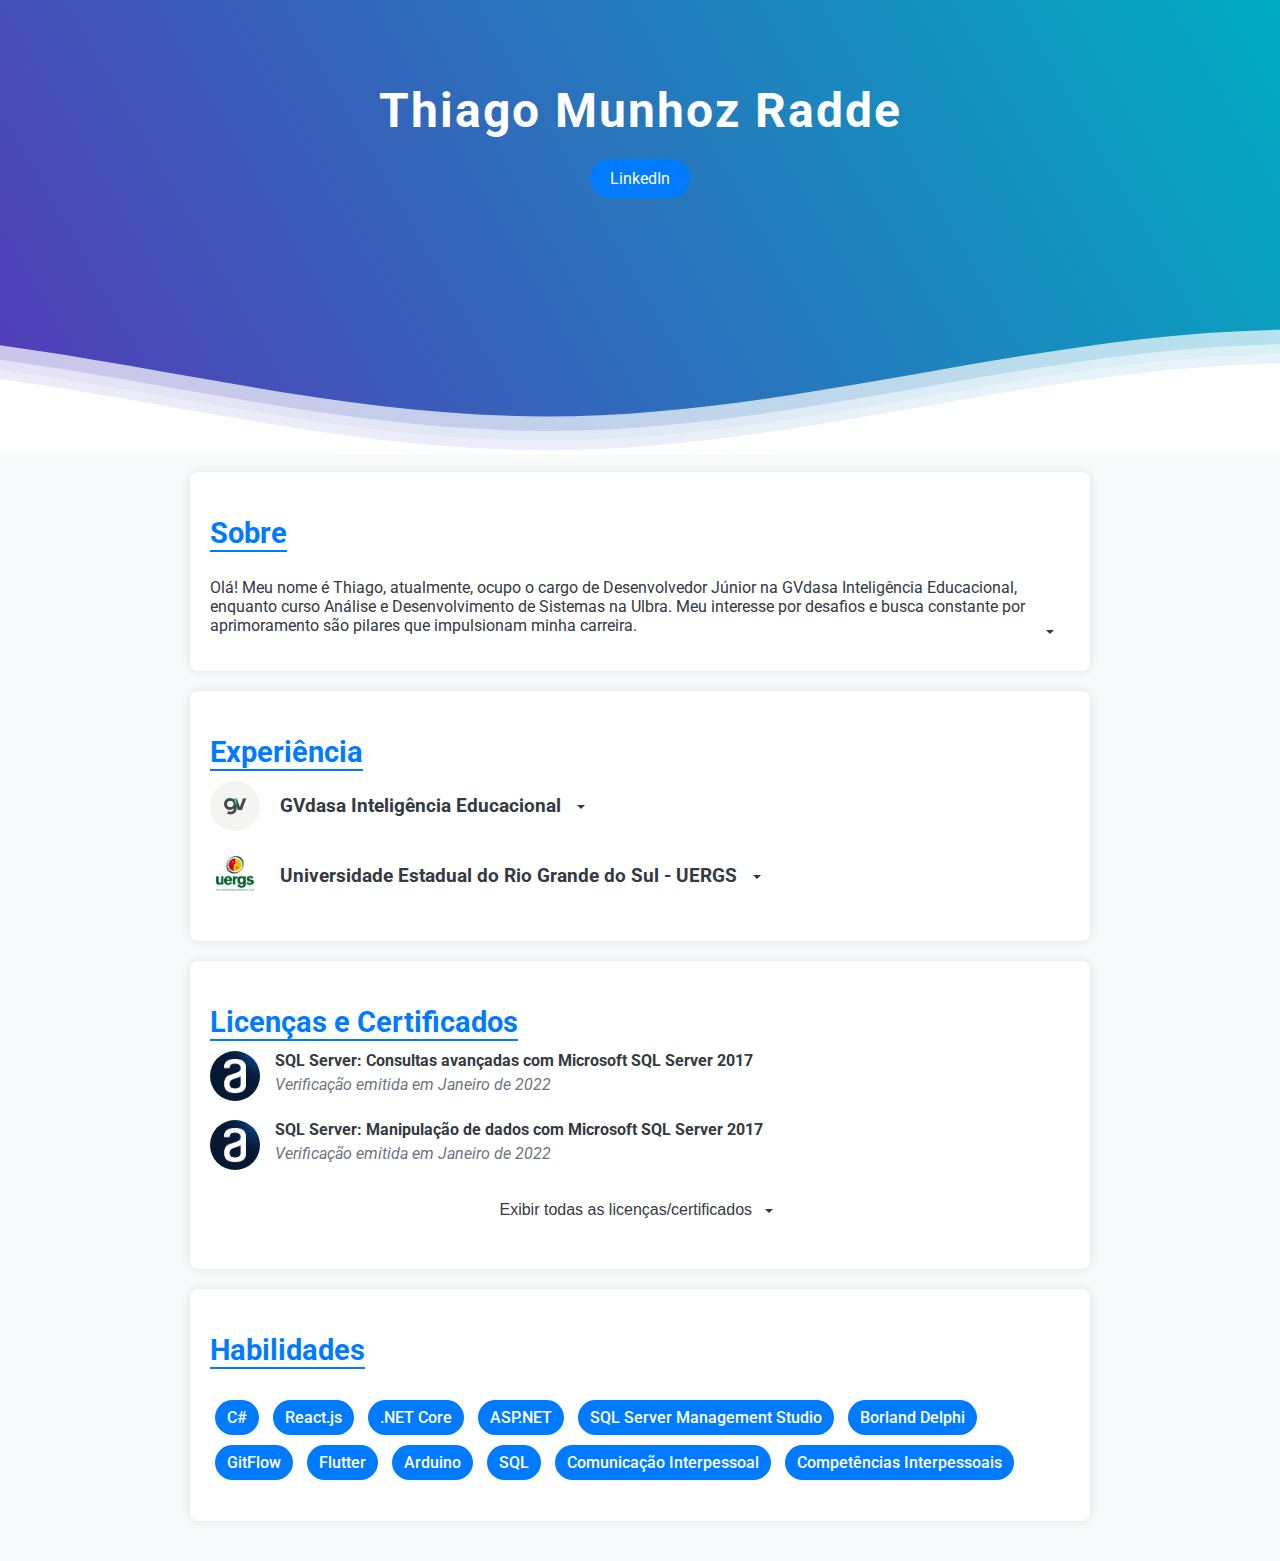
<file: index.html>
<!DOCTYPE html>
<html lang="pt-BR">
<head>
    <meta charset="UTF-8">
    <meta name="viewport" content="width=device-width, initial-scale=1.0">
    <title>Thiago Munhoz Radde</title>
    <link href="https://fonts.googleapis.com/css2?family=Roboto:wght@300;400;700&display=swap" rel="stylesheet">
    <style>      
	body {
            font-family: 'Roboto', sans-serif;
            margin: 0;
            padding: 0;
            background-color: #f8f9fa;
            color: #343a40;
        }
        .container {
            max-width: 900px;
            margin: 0 auto;
            padding: 20px;
        }
        
	/* Cabeçalho */
	.header {
            position: relative; /* Define a posição relativa */
            text-align: center; /* Centraliza o texto */
            background: linear-gradient(60deg, rgba(84,58,183,1) 0%, rgba(0,172,193,1) 100%); /* Define o fundo gradiente */
            color: white; /* Define a cor do texto */
	    padding-top: 50px; 
        }
        .header h1 {
            font-family: 'Roboto', sans-serif; 
            font-weight: 700; /* Define o peso da fonte */
            letter-spacing: 2px; /* Define o espaçamento entre letras */
            font-size: 48px; /* Define o tamanho da fonte */
	    margin-bottom: 5px; /* Reduz a margem inferior do título */
        }
        .header a {
            background-color: #007BFF;
            color: #fff;
            padding: 10px 20px;
            border-radius: 20px;
            text-decoration: none;
            transition: background-color 0.3s ease;
            display: inline-block;
            margin-top: 10px;
        }
        .header a:hover {
            background-color: #0056b3;
        }
	.inner-header {
            height: 30vh; /* Define a altura em 30% da altura da tela */
            width: 100%; /* Define a largura em 100% */
            margin: 0; /* Remove a margem */
            padding: 0; /* Remove o padding */
		display: flex;
		flex-direction: column;
		align-items: center;
        }
	.linkedin-button {
		margin-top: 5px; /* Espaçamento acima do botão do LinkedIn */
	}
        
	/* Logo */
	.logo-and-title {
	     display: flex;
	     align-items: center; /* Alinha itens verticalmente */
	}
	.logo {
            width: 50px; /* Define a largura do logo */
            fill: white; /* Define a cor de preenchimento do logo */
            padding-right: 15px; /* Define o padding à direita do logo */
            display: inline-block; /* Define o display como inline-block */
            vertical-align: middle; /* Alinha verticalmente no meio */
	    margin-right: 10px;
        }
	.flex {
            /* Flexbox para containers */
            display: flex; /* Define o display como flex */
            justify-content: center; /* Centraliza horizontalmente */
            align-items: center; /* Centraliza verticalmente */
            text-align: center; /* Centraliza o texto */
        }
	.waves {
            position: relative; /* Define a posição relativa */
            width: 100%; /* Define a largura em 100% */
            height: 15vh; /* Define a altura em 15% da altura da tela */
            margin-bottom: -7px; /* Corrige o gap no Safari */
            min-height: 100px; /* Define a altura mínima */
            max-height: 150px; /* Define a altura máxima */
        }
        .waves::before {
            content: "";
            position: absolute;
            width: 100%;
            height: 100%;
            background: url('https://www.svgrepo.com/show/474165/blue-wave-pattern.svg') repeat-x;
            animation: wave-animation 4s linear infinite;
        }
        
	/* Animação das ondas */
	@keyframes wave-animation {
            0% { background-position: 0 0; }
            100% { background-position: 1000px 0; }
        }

        .parallax > use {
            animation: move-forever 25s cubic-bezier(.55,.5,.45,.5) infinite; /* Define a animação para mover infinitamente */
        }

        .parallax > use:nth-child(1) {
            animation-delay: -2s; /* Define o atraso da animação */
            animation-duration: 7s; /* Define a duração da animação */
        }

        .parallax > use:nth-child(2) {
            animation-delay: -3s; /* Define o atraso da animação */
            animation-duration: 10s; /* Define a duração da animação */
        }

        .parallax > use:nth-child(3) {
            animation-delay: -4s; /* Define o atraso da animação */
            animation-duration: 13s; /* Define a duração da animação */
        }

        .parallax > use:nth-child(4) {
            animation-delay: -5s; /* Define o atraso da animação */
            animation-duration: 20s; /* Define a duração da animação */
        }

        @keyframes move-forever {
            0% {
                transform: translate3d(-90px, 0, 0); /* Define o ponto inicial da animação */
            }
            100% { 
                transform: translate3d(85px, 0, 0); /* Define o ponto final da animação */
            }
        }

        /* Ajustes para dispositivos móveis */
        @media (max-width: 768px) {
            .waves {
                height: 50px; /* Define a altura das ondas */
                min-height: 50px; /* Define a altura mínima */
            }
	   .header h1 {
                font-size: 30px; /* Define o tamanho da fonte */
            }
        }
		
        .section {
            background-color: #fff;
            margin-bottom: 20px;
            padding: 20px;
            border-radius: 8px;
            box-shadow: 0 0 10px rgba(0, 0, 0, 0.1);
            position: relative;
        }
        h2 {
            color: #007BFF;
            font-size: 1.8em;
            margin-bottom: 10px;
            border-bottom: 2px solid #007BFF;
            display: inline-block;
        }
        .collapsible {
            cursor: pointer;
            border: none;
            background: none;
            color: #343a40;
            font-size: 1em;
            position: absolute;
            bottom: 20px;
            right: 20px;
            border-radius: 50%;
            width: 40px;
            height: 40px;
            display: flex;
            align-items: center;
            justify-content: center;
            transition: background-color 0.3s ease;
        }
        .collapsible:hover {
            background-color: #6c757d;
        }
        .collapsible.active .icon {
            transform: rotate(180deg);
        }
        .collapsibleBotaoEXP {
            cursor: pointer;
            border: none;
            background: none;
            color: #343a40;
            font-size: 1em;
            border-radius: 50%;
            width: 40px;
            height: 40px;
            display: flex;
            align-items: center;
            justify-content: center;
            transition: background-color 0.3s ease;
            bottom: 20px;
            right: 20px;
            z-index: 1;
        }
        .collapsibleBotaoEXP:hover {
            background-color: #6c757d;
        }
        .collapsibleBotaoEXP.active .icon {
            transform: rotate(180deg);
        }
        .collapsible-title {
            cursor: pointer;
            color: #343a40;
            transition: color 0.3s ease;
        }
        .collapsible-title:hover {
            color: #6c757d;
        }
        .content {
            display: none;
            overflow: hidden;
            transition: max-height 0.2s ease-out;
        }
        .content.show {
            display: block;
        }
        .experience, .skills {
            margin-top: 20px;
        }
        .experience-item, .skills-item {
            margin-bottom: 15px;
            border-left: 2px solid #007BFF;
            padding-left: 10px;
            transition: transform 0.3s ease, opacity 0.3s ease;
        }
        .experience-item.show, .skills-item.show {
            transform: translateX(0);
            opacity: 1;
        }
        .experience-item.hidden, .skills-item.hidden {
            transform: translateX(-50px);
            opacity: 0;
        }
        .job-title {
            font-weight: bold;
            font-size: 1.2em;
        }
        .company, .date {
            color: #6c757d;
        }
        
	/* Habilidades */
	.skills ul {
            list-style-type: none;
            padding: 0;
        }
        .skills ul li {
            background-color: #007BFF;
            color: #fff;
            display: inline-block;
            padding: 8px 12px;
            margin: 5px;
            border-radius: 20px;
            font-weight: 500;
        }
        .footer {
            text-align: center;
            margin-top: 20px;
        }
        .footer a {
            background-color: #007BFF;
            color: #fff;
            padding: 10px 20px;
            border-radius: 20px;
            text-decoration: none;
            transition: background-color 0.3s ease;
        }
        .footer a:hover {
            background-color: #0056b3;
        }
        .icon {
            transition: transform 0.2s ease;
        }
        .section-shadow {
            box-shadow: 0 -20px 20px -20px rgba(0, 0, 0, 0.2);
        }
        .company-container {
            margin-bottom: 20px;
            position: relative;
        }
        .company-logo {
            width: 50px;
            height: 50px;
            border-radius: 50%;
            overflow: hidden;
            display: inline-block;
            vertical-align: middle;
            margin-right: 10px;
        }
        .company-logo img {
            width: 100%;
            height: 100%;
            object-fit: cover;
        }
        .company-title {
            display: inline-block;
            vertical-align: middle;
            font-weight: bold;
            font-size: 1.2em;
            display: flex;
            align-items: center;
        }
        .collapsible-title {
            cursor: pointer;
            color: #343a40;
            transition: color 0.3s ease;
            margin-left: 10px;
        }
        .collapsible-title:hover,
        .collapsible:hover {
            color: #6c757d;
        }
        
	/* Licenças e Certificados */
	.licenses-container {
            margin-bottom: 20px;
        }
        .license-item {
            display: flex;
            align-items: flex-start;
            margin-bottom: 10px;
        }
        .license-logo img {
            width: 50px;
            height: 50px;
            border-radius: 50%;
            margin-right: 15px;
        }
        .license-details {
            display: flex;
            flex-direction: column;
        }
        .collapsible-license-title {
            color: #343a40;
            text-decoration: none;
            font-weight: bold;
            transition: color 0.3s ease;
        }
        .collapsible-license-title:hover {
            color: #6c757d;
        }
        .license-date {
            margin-top: 5px;
            font-style: italic;
            color: #6c757d;
        }
        .expand-licenses-btn {
            cursor: pointer;
            border: none;
            background: none;
            color: #343a40;
            font-size: 1em;
            border-radius: 20px;
            width: auto;
            height: 40px;
            display: flex;
            align-items: center;
            justify-content: center;
            transition: background-color 0.3s ease;
            gap: 10px;
            margin: 0 auto;
            display: block;
            max-width: 300px;
            line-height: 40px;
        }
        .expand-licenses-btn:hover {
            background-color: #6c757d;
            border-radius: 20px;
        }
        .expand-licenses-btn .icon {
            transition: transform 0.3s ease;
            vertical-align: middle;
        }
        .expand-licenses-btn.active .icon {
            transform: rotate(180deg);
        }
        .hidden-license {
            display: none;
        }
		
    </style>
</head>
<body>
    <div class="header">
        <!-- Conteúdo antes das ondas -->
        <div class="inner-header">
            <!-- Apenas o logo.. Não se preocupe com isso -->
            <div class="logo-and-title">
				<!--
				<svg version="1.1" class="logo" baseProfile="tiny" id="Layer_1" xmlns="http://www.w3.org/2000/svg"
					xmlns:xlink="http://www.w3.org/1999/xlink" x="0px" y="0px" viewBox="0 0 500 500" xml:space="preserve">
					<path fill="#FFFFFF" stroke="#000000" stroke-width="10" stroke-miterlimit="10" d="M57,283" />
					<g>
						<path fill="#fff"
							d="M250.4,0.8C112.7,0.8,1,112.4,1,250.2c0,137.7,111.7,249.4,249.4,249.4c137.7,0,249.4-111.7,249.4-249.4
							C499.8,112.4,388.1,0.8,250.4,0.8z M383.8,326.3c-62,0-101.4-14.1-117.6-46.3c-17.1-34.1-2.3-75.4,13.2-104.1
							c-22.4,3-38.4,9.2-47.8,18.3c-11.2,10.9-13.6,26.7-16.3,45c-3.1,20.8-6.6,44.4-25.3,62.4c-19.8,19.1-51.6,26.9-100.2,24.6l1.8-39.7
							c35.9,1.6,59.7-2.9,70.8-13.6c8.9-8.6,11.1-22.9,13.5-39.6c6.3-42,14.8-99.4,141.4-99.4h41L333,166c-12.6,16-45.4,68.2-31.2,96.2
							c9.2,18.3,41.5,25.6,91.2,24.2l1.1,39.8C390.5,326.2,387.1,326.3,383.8,326.3z" />
					</g>
				</svg> -->
				<h1>Thiago Munhoz Radde</h1>
			</div>
			<!-- Botão do LinkedIn -->
			<div class="linkedin-button">
				<a href="https://www.linkedin.com/in/ThiagoMunhozR" target="_blank">LinkedIn</a>
			</div>
			
        </div>
        <!-- Container das ondas -->
        <div>
            <svg class="waves" xmlns="http://www.w3.org/2000/svg" xmlns:xlink="http://www.w3.org/1999/xlink"
                viewBox="0 24 150 28" preserveAspectRatio="none" shape-rendering="auto">
                <defs>
                    <path id="gentle-wave" d="M-160 44c30 0 58-18 88-18s 58 18 88 18 58-18 88-18 58 18 88 18 v44h-352z" />
                </defs>
                <g class="parallax">
                    <use xlink:href="#gentle-wave" x="48" y="0" fill="rgba(255,255,255,0.7)" />
                    <use xlink:href="#gentle-wave" x="48" y="3" fill="rgba(255,255,255,0.5)" />
                    <use xlink:href="#gentle-wave" x="48" y="5" fill="rgba(255,255,255,0.3)" />
                    <use xlink:href="#gentle-wave" x="48" y="7" fill="#fff" />
                </g>
            </svg>
        </div>
        <!-- Fim das ondas -->
    </div>
    <!-- Fim do cabeçalho -->
	<div class="container">
	
	 <div class="section">
            <h2>Sobre</h2>
            <p>Olá! Meu nome é Thiago, atualmente, ocupo o cargo de Desenvolvedor Júnior na GVdasa Inteligência Educacional, enquanto curso Análise e Desenvolvimento de Sistemas na Ulbra. Meu interesse por desafios e busca constante por aprimoramento são pilares que impulsionam minha carreira.</p>
            <button class="collapsible">
                <svg class="icon" width="24" height="24" viewBox="0 0 24 24" fill="none" xmlns="http://www.w3.org/2000/svg">
                    <path d="M12 15L8 11H16L12 15Z" fill="currentColor"/>
                </svg>
            </button>
            <div class="content">
                <p>Minha trajetória na GVDASA começou como estagiário, e graças a empresa que confiou e apostou em mim, conquistei uma progressão para o cargo de Desenvolvedor Trainee onde, aprimorei ainda mais minhas habilidades em SQL Server Management Studio, Borland Delphi e GitFlow, e ao longo do tempo, meu comprometimento com a qualidade do trabalho e minha busca constante por aprimoramento técnico me permitiram evoluir e assumir o cargo de Desenvolvedor Júnior em um espaço de tempo de incríveis 9 meses.</p>
                <p>Essa dedicação foi reconhecida novamente quando fui escolhido para integrar a equipe responsável pelo desenvolvimento de um novo e estratégico produto da empresa, um ERP totalmente reformulado e moderno. Esse desafio marca uma nova fase na minha carreira, na qual mergulhei no universo do desenvolvimento Full Stack, utilizando tecnologias como C#, .NET Core e React. </p>
                <p>Agora, como Desenvolvedor Full Stack, tenho a oportunidade de atuar em todas as camadas da aplicação, desde a lógica de negócio no backend até a criação de interfaces interativas e intuitivas no frontend. Essa fase representa não apenas a evolução das minhas habilidades técnicas, mas também a realização da minha busca incansável por desafios que impulsionem meu crescimento profissional. </p>
                <p>Minha jornada no mundo da programação começou durante minha graduação na Universidade Estadual do Rio Grande do Sul (UERGS), onde tive a oportunidade de participar de um projeto de extensão que envolveu o desenvolvimento de um aplicativo para smartphones com integração GPS utilizando Arduino, visando o rastreamento de embarcações pesqueiras no litoral do estado. Essa experiência foi fundamental para aprimorar minhas habilidades em Flutter, Arduino e SQL. Também tive a oportunidade enriquecedora de exercer a função de Monitor Acadêmico, colaborando com a elaboração de programas de atividades e auxiliando no preparo de material didático e experimental, bem como na orientação de alunos em disciplinas como Álgebra Linear e Geometria Analítica. Essa experiência fortaleceu minhas habilidades de comunicação interpessoal e competências interpessoais.</p>
                <p>Quer saber como transformo linhas de código em soluções incríveis? Vamos conversar e trocar ideias sobre o mundo da programação! Estou sempre disponível para conectar e compartilhar novas experiências. Vamos nessa?</p>
            </div>
        </div>
        <div class="section experience">
			<h2>Experiência</h2>
			
			<div class="company-container">
				<div class="company-title">
					<div class="company-logo"><img src="images/gvdasa_logo.jpg" alt="GVdasa Logo"></div>
					<span class="collapsible-title">GVdasa Inteligência Educacional</span>
					<button class="collapsibleBotaoEXP">
						<svg class="icon" width="24" height="24" viewBox="0 0 24 24" fill="none" xmlns="http://www.w3.org/2000/svg">
							<path d="M12 15L8 11H16L12 15Z" fill="currentColor"/>
						</svg>
					</button>
				</div>
				<div class="content">
					<div class="experience-item hidden">
						<p class="job-title">Full Stack Developer</p>
                        <p class="date">outubro de 2024 - o momento · São Leopoldo, Rio Grande do Sul, Brasil</p>
                        <p class="description">Atuo no desenvolvimento e sustentação do novo produto ERP da empresa, uma aplicação web de gestão educacional desenvolvida com C#, .NET Core e React. Sou responsável por implementar novas funcionalidades, corrigir erros e contribuir para melhorias no sistema, garantindo uma experiência eficiente e intuitiva para os usuários. Além disso, colaboro na integração entre o frontend e o backend, com foco na entrega de soluções robustas e escaláveis. </p>
					</div>
                    <div class="experience-item hidden">
						<p class="job-title">Desenvolvedor Delphi Júnior</p>
                        <p class="date">março de 2023 - outubro de 2024 · 1 ano e 8 meses</p>
                        <p class="description">Atuei na sustentação e em projetos para o ERP da empresa, um sistema de gestão educacional. Era responsável por atender chamados, corrigir bugs no ERP e solucionar inconsistências no banco de dados dos clientes por meio de scripts em T-SQL. Também participei de demandas e projetos, implementando novas funcionalidades e ajustes, garantindo conformidade com as exigências dos clientes e do Ministério da Educação. </p>
					</div>
					<div class="experience-item hidden">
						<p class="job-title">Desenvolvedor Delphi Trainee</p>
						<p class="date">julho de 2022 - março de 2023 · 9 meses</p>
					</div>
					<div class="experience-item hidden">
						<p class="job-title">Estagiário em Programação</p>
						<p class="date">novembro de 2021 - julho de 2022 · 9 meses</p>
					</div>
				</div>
			</div>

			<div class="company-container">
				<div class="company-title">
					<div class="company-logo"><img src="images/uergs-logo.png" alt="UERGS Logo"></div>
					<span class="collapsible-title">Universidade Estadual do Rio Grande do Sul - UERGS</span>
					<button class="collapsibleBotaoEXP">
						<svg class="icon" width="24" height="24" viewBox="0 0 24 24" fill="none" xmlns="http://www.w3.org/2000/svg">
							<path d="M12 15L8 11H16L12 15Z" fill="currentColor"/>
						</svg>
					</button>
				</div>
				<div class="content">
					<div class="experience-item hidden">
						<p class="job-title">Desenvolvimento de app - ITAPEVA</p>
						<p class="date">agosto de 2021 - julho de 2022 · 1 ano</p>
						<p class="description">Projeto de extensão para desenvolvimento e aprimoramento de um aplicativo para smartphones e a elaboração de um módulo GPS com Arduino sobre o rastreamento de embarcações pesqueiras no litoral do estado.</p>
					</div>
					<div class="experience-item hidden">
						<p class="job-title">Monitoria Acadêmica</p>
						<p class="date">abril de 2021 - julho de 2021 · 4 meses</p>
						<p class="description">Elaboração do programa de atividades em conjunto com o professor da disciplina de Álgebra Linear e Geometria Analítica e auxílio na preparação de material didático e experimental, na orientação de alunos e na realização de trabalhos experimentais.</p>
					</div>
				</div>
			</div>

			<!-- Adicione mais empresas conforme necessário -->
		</div>    
        
		<div class="section licenses">
			<h2>Licenças e Certificados</h2>
			<div class="licenses-container">

				<!-- Primeira licença -->
				<div class="license-item">
					<div class="license-logo"><img src="images/alura_logo.jpg" alt="Licença 1"></div>
					<div class="license-details">
						<a href="https://cursos.alura.com.br/certificate/401206ce-d7ce-41c8-bf2d-da1fd59b1b38" target="_blank" class="collapsible-license-title">SQL Server: Consultas avançadas com Microsoft SQL Server 2017</a>
						<p class="license-date">Verificação emitida em Janeiro de 2022</p>
					</div>
				</div>

				<!-- Segunda licença -->
				<div class="license-item">
					<div class="license-logo"><img src="images/alura_logo.jpg" alt="Licença 2"></div>
					<div class="license-details">
						<a href="https://cursos.alura.com.br/certificate/214c752a-0c6a-411a-97f1-c55889372f91" target="_blank" class="collapsible-license-title">SQL Server: Manipulação de dados com Microsoft SQL Server 2017</a>
						<p class="license-date">Verificação emitida em Janeiro de 2022</p>
					</div>
				</div>

				<div class="additional-licenses hidden-license">
					<div class="license-item">
						<div class="license-logo"><img src="images/alura_logo.jpg" alt="Licença 3"></div>
						<div class="license-details">
							<a href="https://cursos.alura.com.br/certificate/9f145c57-8a92-44ba-a3e6-d277b3aa9fb3" target="_blank" class="collapsible-license-title">SQL Server: T-SQL com Microsoft SQL Server 2017</a>
							<p class="license-date">Verificação emitida em Janeiro de 2022</p>
						</div>
					</div>
					
					<div class="license-item">
						<div class="license-logo"><img src="images/alura_logo.jpg" alt="Licença 4"></div>
						<div class="license-details">
							<a href="https://cursos.alura.com.br/certificate/155a230c-1fc2-449f-a2a3-83ef4a942397" target="_blank" class="collapsible-license-title">SQL Server: Introdução ao SQL com Microsoft SQL Server 2017</a>
							<p class="license-date">Verificação emitida em Dezembro de 2021</p>
						</div>
					</div>
				</div>
				<button class="expand-licenses-btn">
					<span>Exibir todas as licenças/certificados</span>
					<svg class="icon" width="24" height="24" viewBox="0 0 24 24" fill="none" xmlns="http://www.w3.org/2000/svg">
						<path d="M12 15L8 11H16L12 15Z" fill="currentColor"/>
					</svg>
				</button>
			</div>
		</div>

		
		<div class="section skills">
            <h2>Habilidades</h2>
            <ul>
                <li>C#</li>
                <li>React.js</li>
                <li>.NET Core</li>
                <li>ASP.NET</li>
                <li>SQL Server Management Studio</li>
                <li>Borland Delphi</li>
                <li>GitFlow</li>
                <li>Flutter</li>
                <li>Arduino</li>
                <li>SQL</li>
                <li>Comunicação Interpessoal</li>
                <li>Competências Interpessoais</li>
            </ul>
        </div>
    </div>
    <script>
        <!-- Expandir experiencias através do título e botão -->
		document.querySelectorAll('.collapsible-title, .collapsibleBotaoEXP').forEach(element => {
			element.addEventListener('click', () => {
				const companyTitle = element.closest('.company-title');
				const button = companyTitle.querySelector('.collapsibleBotaoEXP');
				const content = companyTitle.nextElementSibling;
				
				button.classList.toggle('active');
				content.classList.toggle('show');
			});
		});
		
		<!-- Expandir sobre através do botão -->
		document.querySelectorAll('.collapsible').forEach(button => {
          button.addEventListener('click', () => {
            button.classList.toggle('active');
            const content = button.nextElementSibling;
            content.classList.toggle('show');
           });
        });

       const observer = new IntersectionObserver(entries => {
          entries.forEach(entry => {
             if (entry.isIntersecting) {
                 entry.target.classList.add('show');
                 entry.target.classList.remove('hidden');
              }
            });
         });

         document.querySelectorAll('.experience-item').forEach(item => {
            observer.observe(item);
         });
		 

		document.addEventListener('DOMContentLoaded', () => {
		// Expandir licenças/certificados
			document.querySelector('.expand-licenses-btn').addEventListener('click', function () {
				const additionalLicenses = document.querySelector('.additional-licenses');
				const isHidden = additionalLicenses.classList.contains('hidden-license');

				if (isHidden) {
					additionalLicenses.classList.remove('hidden-license');
					this.classList.add('active');
					this.querySelector('span').textContent = 'Minimizar licenças/certificados';
				} else {
					additionalLicenses.classList.add('hidden-license');
					this.classList.remove('active');
					this.querySelector('span').textContent = 'Exibir todas as licenças/certificados';
				}
			});
		});


    </script>
</body>
</html>
</file>
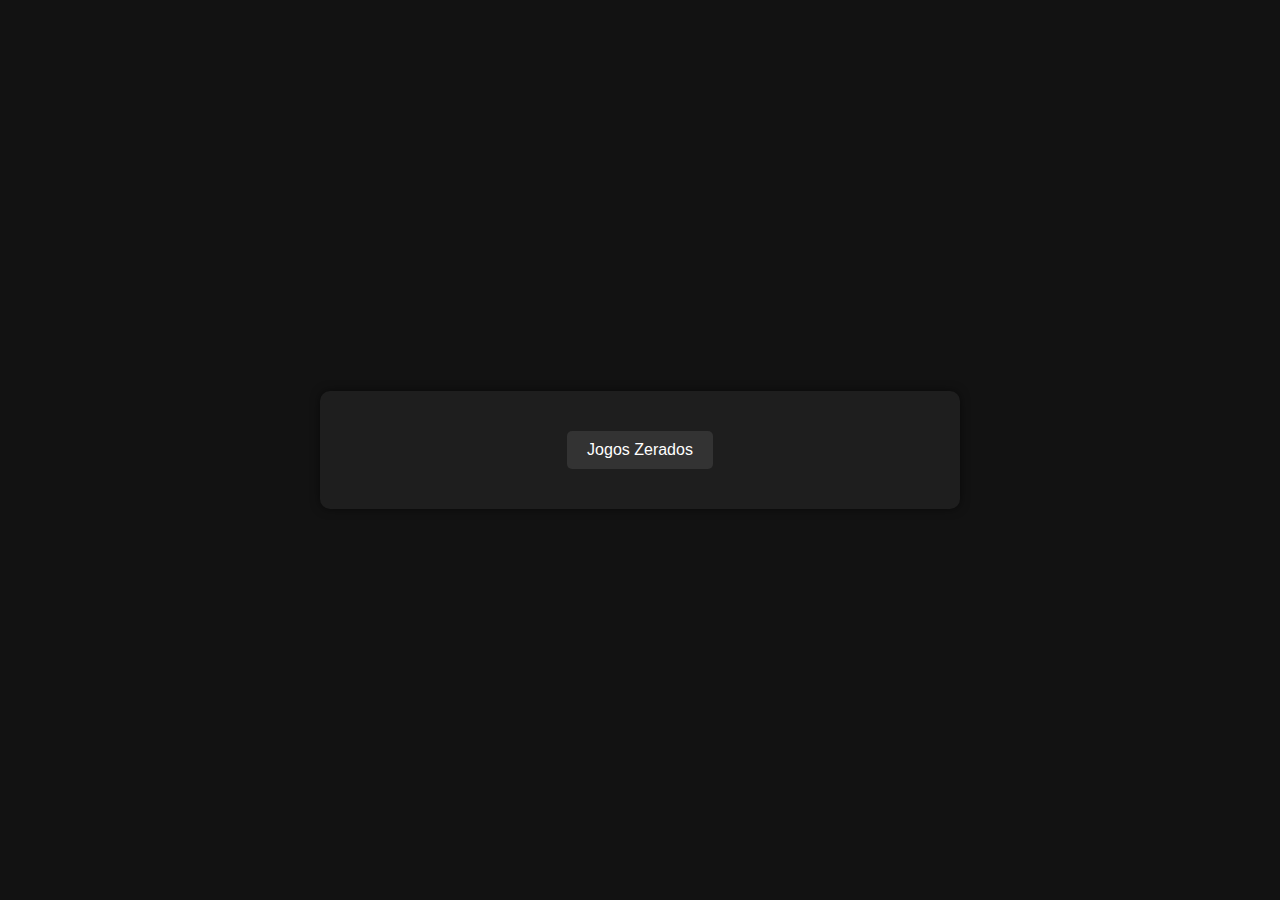
<file: apps/index.html>
<!DOCTYPE html>
<html lang="pt-br">
<head>
    <meta charset="UTF-8">
    <meta name="viewport" content="width=device-width, initial-scale=1.0">
    <title>Página Inicial</title>
    <link rel="stylesheet" href="styles/main.css">
</head>
<body>
    <div class="container">
        <div class="file-input">
            <a href="JogosZerados/index.html" class="file-input-btn">Jogos Zerados</a>
        </div>
    </div>
</body>
</html>
</file>
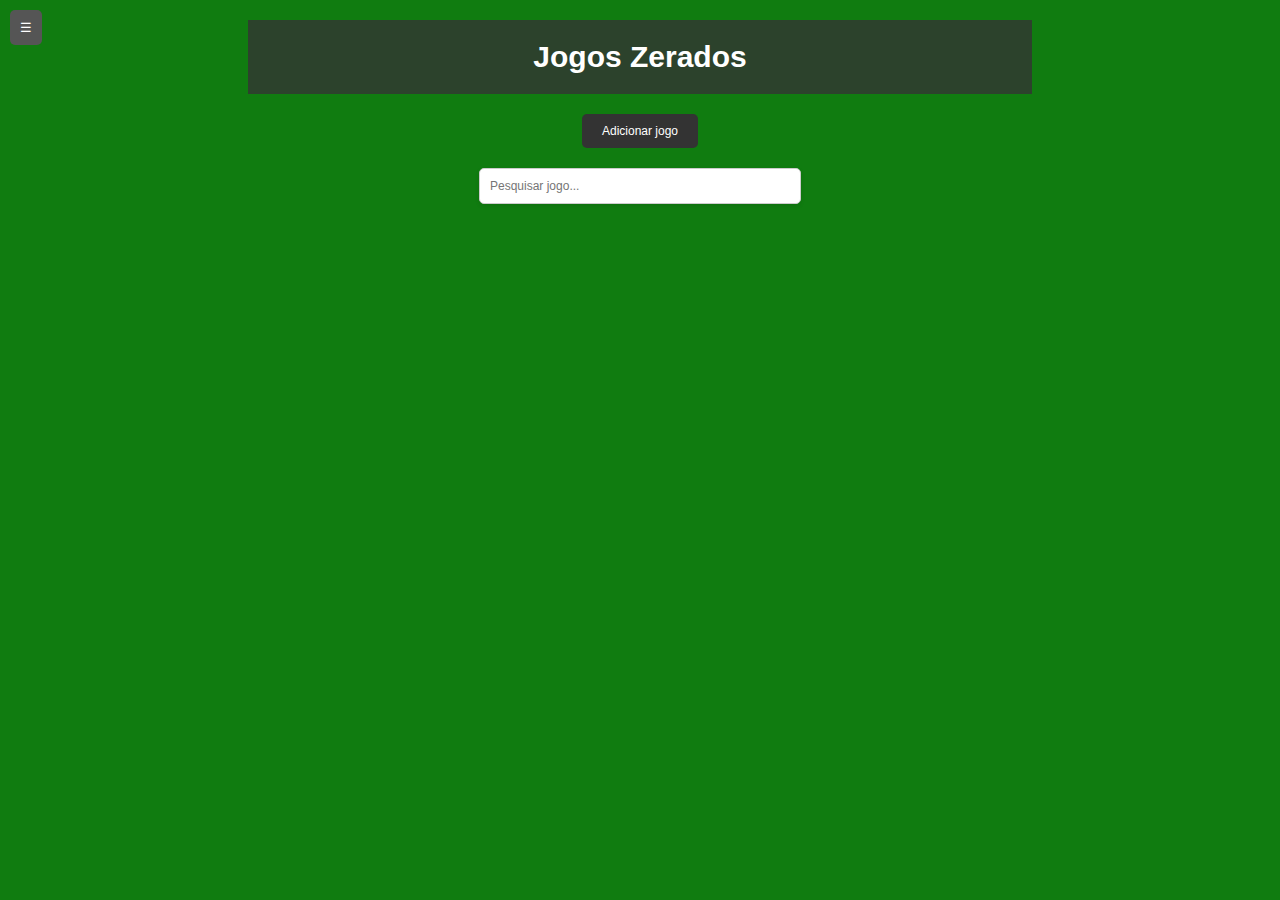
<file: apps/JogosZerados/index.html>
<!DOCTYPE html>
<html lang="pt-BR">
<head>
    <meta charset="UTF-8">
    <meta name="viewport" content="width=device-width, initial-scale=1.0">
    <title>Jogos Zerados</title>
    
	<link rel="stylesheet" href="styles/page.css">
    <link rel="stylesheet" href="styles/games.css">
    <link rel="stylesheet" href="styles/menu.css">
	<link rel="stylesheet" href="styles/popup.css">
	<link rel="stylesheet" type="text/css" href="Ext/ext-all.css">
	
</head>
<body>

    <header>
        <h1>Jogos Zerados</h1>
        <button class="menu-btn" onclick="toggleMenu()">☰</button>
    </header>

    <div class="file-input">
		<button class="file-input-btn" onclick="openPopup()">Adicionar jogo</button>
	</div>

    <div class="search-bar">
        <input type="text" id="searchInput" placeholder="Pesquisar jogo..." onkeyup="searchGame()">
    </div>
	
	<div id="errorMessage" class="error-message">
        <!-- Mensagens de erro aparecerão aqui -->
    </div>

    <div id="gamesList">
        <!-- Conteúdo gerado dinamicamente -->
    </div>

    <div id="menu" class="menu">
		<h2>Filtros:</h2>
		<div class="filters">
			<div>
				<input type="checkbox" id="groupByYear" onchange="toggleGrouping()">
				<label for="groupByYear">Agrupar por ano</label>
			</div>
			<div>
				<label for="sortBy">Ordenar por:</label>
				<select id="sortBy" onchange="updateSorting()">
					<option value="date" selected>Data</option>
					<option value="alphabetical">Alfabético</option>
				</select>
			</div>
			<div>
				<label for="sortDirection">Direção:</label>
				<select id="sortDirection" onchange="updateSorting()">
					<option value="desc" selected>Decrescente</option>
					<option value="asc">Crescente</option>
				</select>
			</div>
		</div>
        <h2>Estatísticas:</h2>
        <div class="stats">
            <div id="totalGames">✅ Jogos zerados: 0</div>
            <div id="totalCompletedGames">🏆 Jogos 100%: 0</div>
            <div id="gamesByYear">🏁 Top-3 anos com mais jogos:</div>
        </div>
		<div>
			<div class="file-input">
				<button class="file-input-btn" onclick="openHelpPopup()">
					<span>&#x2754;</span> Ajuda
				</button>
			</div>
			<div class="file-input">
				<label for="fileInput">Importar arquivo JSON</label>
				<input type="file" id="fileInput" accept=".json" onchange="loadFile()">
			</div>
			<div class="file-input">
				<button class="file-input-btn" onclick="downloadBackup()">Baixar Backup JSON</button>
			</div>
		</div>
		<div class="storage-info">
			<p id="storageSize">Tamanho do armazenamento: Calculando...</p>
		</div>
    </div>
	
	<!-- Popup para adicionar jogo -->
	<!-- Fundo escurecido atrás do popup -->
	<div id="popupOverlay" class="popup-overlay" style="display: none;"></div>

	<!-- Contêiner do popup -->
	<div id="popup" class="popup" style="display: none;">
		<h2 id="popupTitle">Adicionar Jogo</h2>
		<form id="gameForm">
			<div style="position: relative;">
				<label for="gameName">Nome:</label>
				<input type="text" id="gameName" name="gameName" required>
				<ul id="suggestions" class="suggestions-list"></ul>
			</div>

			<label for="gameDate">Data:</label>
			<input type="date" id="gameDate" name="gameDate" required>

			<label for="completionDate">Data 100%:</label>
			<input type="date" id="completionDate" name="completionDate">

			<div>
				<button id="saveButton" type="button">Salvar</button>
				<button type="button" onclick="closePopup()">Cancelar</button>
				<button type="button" id="deleteButton" onclick="deleteGame()">Excluir</button>
			</div>
		</form>
	</div>
	
	<!-- Popup para ajuda -->
	<div id="helpPopupOverlay" class="popup-overlay" style="display: none;"></div>

	<div id="helpPopup" class="popup" style="display: none;">
		<h2>Ajuda</h2>
		<div>
			<p>O botão <strong>Importar</strong> permite que você selecione um arquivo JSON para carregar sua lista de jogos zerados. Certifique-se de que o arquivo JSON esteja no formato correto.</p>
			<p>O botão <strong>Baixar Backup JSON</strong> permite que você faça o download dos seus jogos zerados que estão no site em formato JSON.</p>
			<p>Você pode criar seu próprio arquivo JSON para importar. Aqui está um exemplo de como criar escrever em um documento de texto, e depois basta salvar como NomeDoArquivo.json:</p>
			<pre style="white-space: pre-wrap;">
	[
		{"DATA": "01/01/2024", "JOGO": "Nome do Jogo #1", "COMPLETO": "01/01/2024"},
		{"DATA": "01/01/2024", "JOGO": "Nome do Jogo #2", "COMPLETO": ""}
	]
			</pre>
		</div>
		<div>
			<button type="button" onclick="closeHelpPopup()">Fechar</button>
		</div>
	</div>
    
	<script src="scripts/ManipulaJson.js"></script>
    <script src="scripts/CalculaEstatisticas.js"></script>
	<script src="scripts/PreencherJogos.js"></script>
    <script src="scripts/PesquisarJogos.js"></script>
	<script src="scripts/Utilitarios.js"></script>
	<script src="scripts/image_names.js"></script>
	<script type="text/javascript" src="Ext/ext-all.js"></script>
	
</body>
</html>
</file>
<file: apps/styles/main.css>
body {
    background-color: #121212;
    color: #e0e0e0;
    font-family: Arial, sans-serif;
    display: flex;
    justify-content: center;
    align-items: center;
    min-height: 100vh;
    margin: 0;
}

.container {
    width: 90%;
    max-width: 600px;
    margin: 0 auto;
    padding: 20px;
    background-color: #1e1e1e;
    border-radius: 10px;
    box-shadow: 0 0 10px rgba(0, 0, 0, 0.5);
    text-align: center;
}

.file-input {
    margin: 20px 0;
}

.file-input-btn {
    display: inline-block;
    padding: 10px 20px;
    font-size: 1em;
    color: #fff;
    background-color: #333;
    border: none;
    border-radius: 5px;
    cursor: pointer;
    transition: background-color 0.3s;
    text-decoration: none;
}

.file-input-btn:hover {
    background-color: #555;
}

/* Adaptando para dispositivos móveis */
@media (max-width: 600px) {
    .container {
        padding: 10px;
    }

    .file-input-btn {
        padding: 8px 15px;
        font-size: 0.9em;
    }
}
</file>
<file: apps/JogosZerados/styles/page.css>
/* Estilos Gerais */
body {
	font-family: Arial, sans-serif;
	background-color: #107C10; /* Cor verde Xbox */
	margin: 0;
	padding: 20px;
	color: white;
	overflow-x: hidden;
}

header {
	position: relative;
	padding: 20px;
	background-color: rgba(51, 51, 51, 0.8); /* Cor de fundo com transparência */
	color: white;
	text-align: center;
	width: 60%; /* Define a largura do cabeçalho como 60% da largura da tela */
	margin: 0 auto; /* Centraliza o cabeçalho */
}

header h1 {
	margin: 0;
	font-size: 2.5em;
}

.error-message {
	color: red;
	text-align: center;
	margin-top: 20px;
}

/*BARRA DE PESQUISA*/
.search-bar {
	text-align: center;
	margin-bottom: 20px;
}

.search-bar input {
	width: 80%;
	max-width: 300px;
	padding: 10px;
	border-radius: 5px;
	border: 1px solid #ccc;
	font-size: 1em;
	box-shadow: 0 2px 4px rgba(0, 0, 0, 0.1);
}

/* CONFIGURAÇÃO DOS BOTÕES */
.file-input {
	text-align: center;
	margin: 20px 0;
}

.file-input input[type="file"] {
	display: none; /* Oculta o input padrão */
}

.file-input label, .file-input-btn {
	display: inline-block;
	padding: 10px 20px;
	font-size: 1em;
	color: #fff;
	background-color: #333;
	border: none;
	border-radius: 5px;
	cursor: pointer;
	transition: background-color 0.3s;
}

.file-input label:hover, .file-input-btn:hover {
	background-color: #555;
}

.file-input-btn {
	background-color: #333; /* Cor de fundo para o botão */
}
</file>
<file: apps/JogosZerados/styles/games.css>
.game-container {
	display: flex;
	flex-wrap: wrap;
	gap: 20px;
	justify-content: center;
}

.game {
	background-color: #fff;
	border: 1px solid #ccc;
	border-radius: 8px;
	padding: 10px;
	width: calc(50% - 20px);
	box-sizing: border-box;
	box-shadow: 0 2px 4px rgba(0, 0, 0, 0.1);
	transition: transform 0.3s, box-shadow 0.3s;
	cursor: pointer;
	color: #333;
}

.game:hover {
	transform: scale(1.05);
	box-shadow: 0 4px 8px rgba(0, 0, 0, 0.2);
}

.game img {
	width: 100%;
	height: auto;
	border-radius: 4px;
}

.game-title {
	font-size: 1.1em;
	margin: 10px 0 5px;
}

.game-date {
	color: #666;
}

.trophy {
	color: #FFD700; /* Dourado escuro */
}

@media (min-width: 600px) {
	.game {
		width: calc(25% - 20px);
	}
}

.year-section {
	margin-bottom: 10px;
	position: relative;
}

.year-header {
	display: flex;
	align-items: center;
	cursor: pointer;
	background-color: #107C10; /* Cor de fundo para destaque */
	color: white; /* Cor do texto */
	padding: 10px;
	border-radius: 5px;
	border: 1px solid #107C10; /* Cor da borda igual ao fundo para menos contraste */
	margin-bottom: 10px;
	font-size: 1.2em; /* Tamanho da fonte do ano */
}

.year-header h2 {
	margin: 0; /* Remove margem do título */
	flex: 1; /* Preenche o espaço disponível */
}

.year-header .year-games {
	font-size: 0.9em; /* Fonte menor para a quantidade de jogos zerados */
	color: #e0e0e0; /* Cor de texto mais clara para menos destaque */
}

.year-toggle {
	font-size: 1.2em;
	margin-right: 10px;
}

.year-content {
	display: block;
	padding: 10px;
}

.year-content.hidden {
	display: none;
}
</file>
<file: apps/JogosZerados/styles/menu.css>
/* Menu Estilo */
.menu {
	position: fixed;
	top: 0;
	left: -400px; /* Inicialmente fora da tela */
	width: 250px;
	height: 100%;
	background-color: #333;
	color: white;
	padding: 20px;
	transition: left 0.3s;
	z-index: 1000;
	max-height: 100%; /* Defina uma altura máxima para o menu */
	overflow-y: auto; /* Adiciona rolagem vertical quando o conteúdo excede a altura */
	padding: 15px; /* Adiciona um pouco de preenchimento ao redor do conteúdo */
	border: 1px solid #333; /* Adiciona uma borda ao redor do menu para visualização */
	border-radius: 5px; /* Adiciona bordas arredondadas ao menu */
}	
	
.menu-btn {
            position: fixed;
            top: 10px;
            left: 10px;
            background-color: #555;     
			color: white;
            border: none;
            padding: 10px;
            border-radius: 5px;
            cursor: pointer;
            z-index: 1001; /* Above other content */
        }
		
.menu-btn:hover {
	background-color: #777;			
}

.menu::-webkit-scrollbar {
	width: 10px;
}

.menu::-webkit-scrollbar-thumb {
	background-color: #555; /* Cor do polegar da barra de rolagem */
	border-radius: 5px; /* Borda arredondada do polegar */
}

.menu::-webkit-scrollbar-track {
	background-color: #333; /* Cor da faixa da barra de rolagem */
	border-radius: 5px; /* Borda arredondada da faixa */
}

.menu.open {
	left: 0; /* Menu visível */
}
.menu h2:first-of-type {
	margin-top: 40px; /* Adiciona um espaçamento inferior maior */
}

.menu h2 {
	margin-top: 10px; /* Adiciona um espaçamento inferior menor */
}

.menu .stats {
	background-color: #444;
	padding: 10px;
	border-radius: 5px;
}

.menu .stats div {
	margin-bottom: 10px;
}

.menu label {
	color: white;
}

/* Estilos para os filtros */
.menu .filters label {
	margin-bottom: 20px; /* Adiciona espaçamento inferior de 20px aos labels dos filtros */
}

/* Estilos para as estatísticas */
.menu .stats label {
	margin-bottom: 10px; /* Adiciona espaçamento inferior de 10px aos labels das estatísticas */
}

/* Estilos gerais para os filtros e estatísticas */
.menu .filters input[type="checkbox"] {
	margin-right: 10px;
	margin-bottom: 20px;
}

.menu .filters select {
	background-color: #444;
	color: #fff;
	padding: 5px;
	border: 1px solid #333;
	border-radius: 5px;
}

.menu select,
.menu .sort-select {
	background-color: #444;
	color: white;
	border: none;
	border-radius: 5px;
	padding: 10px;
	font-size: 1em;
	width: 100%;
	cursor: pointer;
	margin-bottom: 10px;
}

.menu select option,
.menu .sort-select option {
	background-color: #444;
	color: white;
}

.menu .sort-select {
	margin-top: 10px;
}

/* Estilo para o tamanho do armazenamento */
.storage-info {
    margin-top: 10px;
    margin-bottom: 30px; /* Adiciona um recuo no final do menu */
    font-size: 0.7em; /* Fonte menor, ajustável conforme necessário */
    color: #888; /* Cor discreta */
    text-align: center; /* Centraliza o texto */
    width: 100%; /* Garante que o texto use toda a largura disponível */
    box-sizing: border-box; /* Inclui padding e border na largura total */
}
</file>
<file: apps/JogosZerados/styles/popup.css>
/* Estilo para o popup */
/* Estilo do contêiner do popup */
.popup {
    position: fixed;
    top: 50%;
    left: 50%;
    transform: translate(-50%, -50%);
    width: 80%;
    max-width: 500px;
    height: auto; /* Altura automática */
    max-height: 80%; /* Define uma altura máxima */
    background-color: #333;
    border: 1px solid #444;
    border-radius: 5px;
    padding: 20px;
    box-shadow: 0 4px 8px rgba(0, 0, 0, 0.5);
    z-index: 1000;
    overflow-y: auto; /* Adiciona rolagem se necessário */
}

/* Estilo do fundo escurecido atrás do popup */
.popup-overlay {
    position: fixed; /* Fixa o fundo na tela */
    top: 0;
    left: 0;
    width: 100%;
    height: 100%;
    background-color: rgba(0, 0, 0, 0.7); /* Cor de fundo escurecida */
    z-index: 999; /* Garante que o fundo fique atrás do popup */
}

/* Estilo dos botões dentro do popup */
.popup button {
    background-color: #444; /* Cor de fundo dos botões */
    color: #fff; /* Cor do texto dos botões */
    border: none; /* Remove bordas dos botões */
    border-radius: 5px; /* Bordas arredondadas dos botões */
    padding: 10px 20px; /* Espaçamento interno dos botões */
    cursor: pointer; /* Cursor de ponteiro */
    transition: background-color 0.3s; /* Transição de cor ao passar o mouse */
}

.popup button:hover {
    background-color: #555; /* Cor do botão ao passar o mouse */
}

/* Estilo dos campos do formulário */
.popup label {
    color: #fff; /* Cor do texto dos rótulos */
    margin-bottom: 10px; /* Espaçamento inferior dos rótulos */
    display: block; /* Faz com que o rótulo ocupe toda a largura disponível */
}

.popup h2 {
	color: #fff; /* Cor do texto */
}

.popup input, .popup select {
    width: calc(100% - 20px); /* Ajusta a largura dos campos */
    padding: 10px; /* Espaçamento interno dos campos */
    border: 1px solid #444; /* Borda dos campos */
    border-radius: 5px; /* Bordas arredondadas dos campos */
    background-color: #555; /* Cor de fundo dos campos */
    color: #fff; /* Cor do texto dos campos */
    margin-bottom: 10px; /* Espaçamento inferior dos campos */
}

/* Estilo do contêiner do formulário dentro do popup */
.popup form {
    display: flex;
    flex-direction: column;
}

/* Estilo da lista suspensa de autocomplete */
.suggestions-list {
    list-style-type: none;
    padding: 5px;
    margin: 0;
    background: #262626;
    border-radius: 5px;
    border: 1px solid #444;
    max-height: 150px; /* Limita a altura da lista */
    overflow-y: auto; /* Adiciona barra de rolagem se necessário */
    position: absolute; /* Permite que a lista flutue sobre outros elementos */
    width: calc(100% - 20px); /* Ajusta a largura da lista */
    z-index: 1010; /* Garante que a lista fique acima dos botões */
    top: calc(100% + 5px); /* Posiciona a lista logo abaixo do campo de entrada */
    left: 0; /* Alinha a lista à esquerda do campo */
    display: none; /* Oculta a lista por padrão */
}

.suggestions-list li {
    padding: 8px;
    cursor: pointer;
    transition: background-color 0.3s;
	color: #fff;
}

.suggestions-list li:hover {
    background-color: #444;
}

.popup p, .popup pre, .popup div {
    color: #fff;
}
</file>
<file: apps/JogosZerados/Ext/ext-all.css>
@import '../ext-theme-classic/ext-theme-classic-all.css';
</file>
